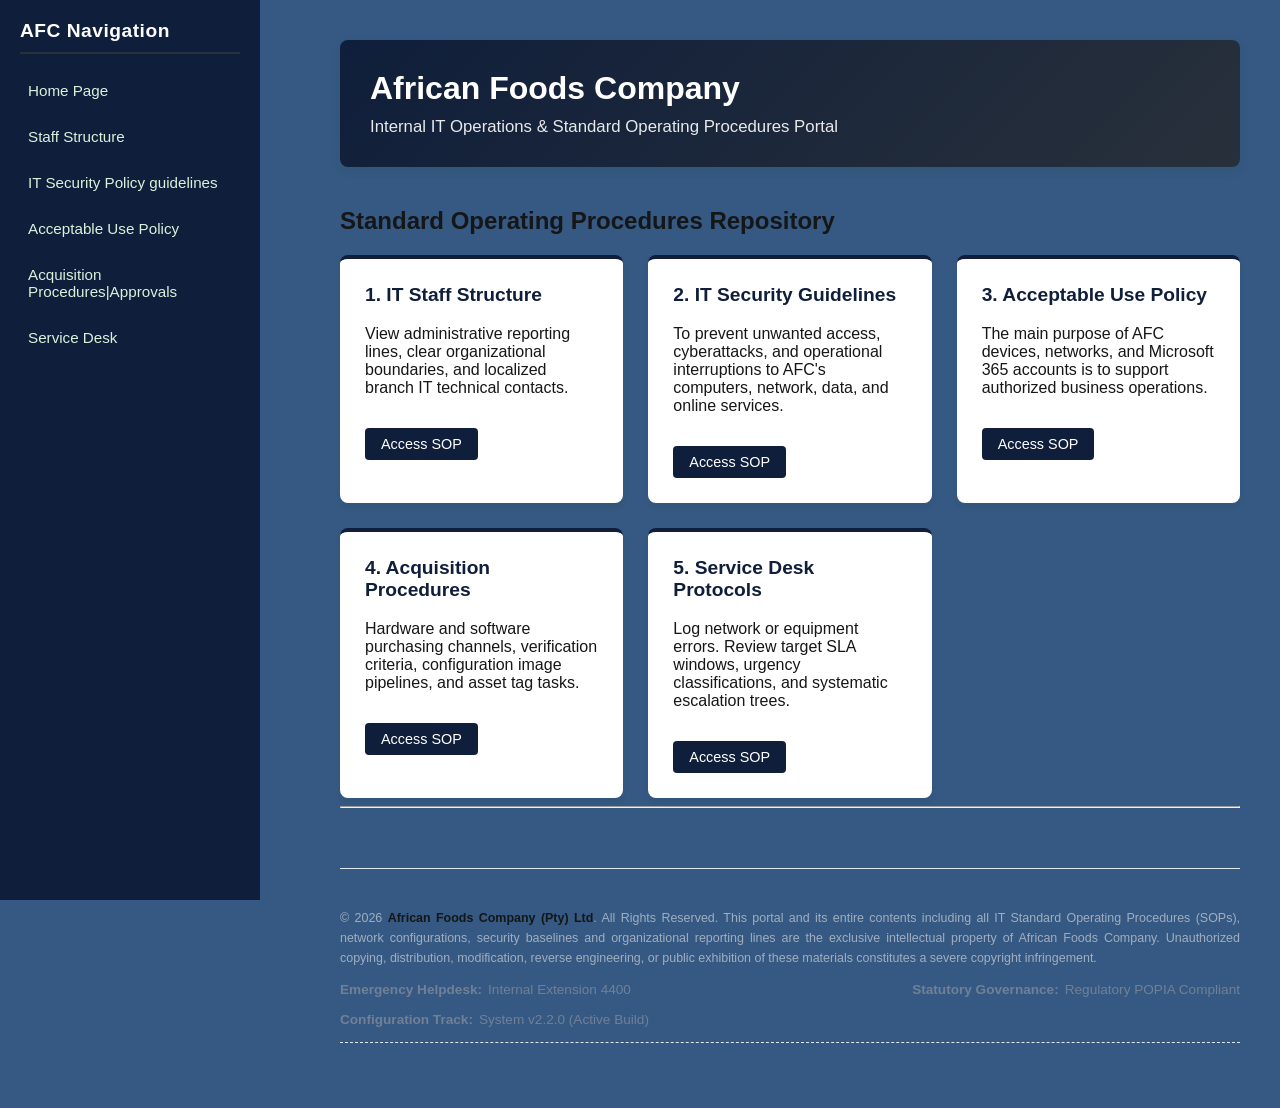
<file: index.html>
<!DOCTYPE html>
<html lang="en">
<head>
<meta charset="UTF-8">
<meta name="viewport" content="width=device-width, initial-scale=1.0">
<title>AFC IT Home Portal</title>
<link rel="stylesheet" href="style.css">
<style>
:root {
    --primary: #0f1e3a;
    --accent: #28303a;
    --dark: #151617;
    --light: #355982;
}
body {
    font-family: 'Segoe UI', Arial, sans-serif;
    margin: 0;
    display: flex;
    background-color: var(--light);
    color: var(--dark);
}
 #sidebar {
    width: 260px;
    background-color: var(--primary);
    height: 100vh;
    position: fixed;
    color: white;
    padding: 20px;
}
#sidebar h2 { 
    border-bottom: 2px solid var(--accent); padding-bottom: 10px; font-size: 1.2rem; 
}
#sidebar a { 
    color: #d8f3dc; display: block; padding: 12px 8px; text-decoration: none; border-radius: 4px; margin-bottom: 5px; 
}
#sidebar a:hover { 
    background-color: var(--accent); color: white;
 }
#main-content {
    margin-left: 300px;
    padding: 40px;
     flex-grow: 1;
}
.header-banner {
    background: linear-gradient(135deg, var(--primary), var(--accent));
    color: white;
    padding: 30px;
    border-radius: 8px;
    margin-bottom: 40px;
}
.grid-container {
    display: grid;
    grid-template-columns: repeat(auto-fit, minmax(280px, 1fr));
    gap: 25px;
}
.sop-card {
    background: white;
    border-radius: 8px;
    padding: 25px;
    box-shadow: 0 4px 6px rgba(0,0,0,0.05);
    border-top: 4px solid var(--primary);
    transition: transform 0.2s;
}
.sop-card:hover { 
    transform: translateY(-5px);
 }
.sop-card h3 { 
    margin-top: 0; color: var(--primary); 
}
.btn {
     display: inline-block;
     background-color: var(--primary);
     color: white;
     padding: 8px 16px;
     text-decoration: none;
     border-radius: 4px;
     margin-top: 15px;
    font-size: 0.9rem;
} 
.btn:hover { 
    background-color: var(--accent);
 }
.portal-footer {
    margin-top: 60px;
    padding: 25px 0;
    border-top: 1px solid var(--border-color);
    width: 100%;
    box-sizing: border-box;
}
.footer-top-row {
    display: flex;
    justify-content: space-between;
    align-items: center;
    flex-wrap: wrap;
    gap: 15px;
    padding-bottom: 15px;
    border-bottom: 1px dashed var(--border-color);
}
.footer-item {
    font-size: 0.85rem;
    color: #718096;
    display: flex;
    align-items: center;
    gap: 6px;
    font-weight: 500;
}
.footer-legal-notice {
    margin-top: 15px;
    font-size: 0.78rem;
    color: #a0aec0;
    line-height: 1.6;
    text-align: justify;
}
.footer-legal-notice strong {
    color: var(--dark);
}
    </style>
</head>
<body>
    <nav id="sidebar">
        <h2>AFC Navigation</h2>
        <a href="index.html">Home Page</a>
        <a href="structure.html">Staff Structure</a>
        <a href="security.html"> IT Security Policy guidelines</a>
        <a href="acceptableusepolicy.html">Acceptable Use Policy</a>
        <a href="acquisition.html"> Acquisition Procedures|Approvals </a>
        <a href="servicedesk.html">Service Desk</a>
    </nav>
    <main id="main-content">
        <header class="header-banner">
            <h1>African Foods Company</h1>
            <p>Internal IT Operations & Standard Operating Procedures Portal</p>
        </header>

        <h2>Standard Operating Procedures Repository</h2>
        <div class="grid-container">
            <div class="sop-card">
                <h3>1. IT Staff Structure</h3>
                <p>View administrative reporting lines, clear organizational boundaries, and localized branch IT technical contacts.</p>
                <a href="structure.html" class="btn">Access SOP</a>
            </div>
            <div class="sop-card">
                <h3>2. IT Security Guidelines</h3>
                <p>To prevent unwanted access, cyberattacks, and operational interruptions to AFC's computers, network, data, and online services.</p>
                <a href="security.html" class="btn">Access SOP</a>
            </div>
            <div class="sop-card">
                <h3>3. Acceptable Use Policy</h3>
                <p>The main purpose of AFC devices, networks, and Microsoft 365 accounts is to support authorized business operations.</p>
                <a href="acceptableusepolicy.html" class="btn">Access SOP</a>
            </div>
            <div class="sop-card">
                <h3>4. Acquisition Procedures</h3>
                <p>Hardware and software purchasing channels, verification criteria, configuration image pipelines, and asset tag tasks.</p>
                <a href="acquisition.html" class="btn">Access SOP</a>
            </div>
            <div class="sop-card">
                <h3>5. Service Desk Protocols</h3>
                <p>Log network or equipment errors. Review target SLA windows, urgency classifications, and systematic escalation trees.</p>
                <a href="servicedesk.html" class="btn">Access SOP</a>
            </div>
        </div>
<hr> 
        <footer class="portal-footer">
            <div class="footer-legal-notice">
                <p>© 2026 <strong>African Foods Company (Pty) Ltd</strong>. All Rights Reserved. This portal and its entire contents including all IT Standard Operating Procedures (SOPs), network configurations, security baselines and organizational reporting lines are the exclusive intellectual property of African Foods Company. Unauthorized copying, distribution, modification, reverse engineering, or public exhibition of these materials constitutes a severe copyright infringement.</p>
            </div>
            <div class="footer-top-row">
                <div class="footer-item"><strong>Emergency Helpdesk:</strong> Internal Extension 4400</div>
                <div class="footer-item"><strong>Statutory Governance:</strong> Regulatory POPIA Compliant</div>
                <div class="footer-item"> <strong>Configuration Track:</strong> System v2.2.0 (Active Build)</div>
            </div>
        </footer>   
    </main>

</body>
</html>
</file>
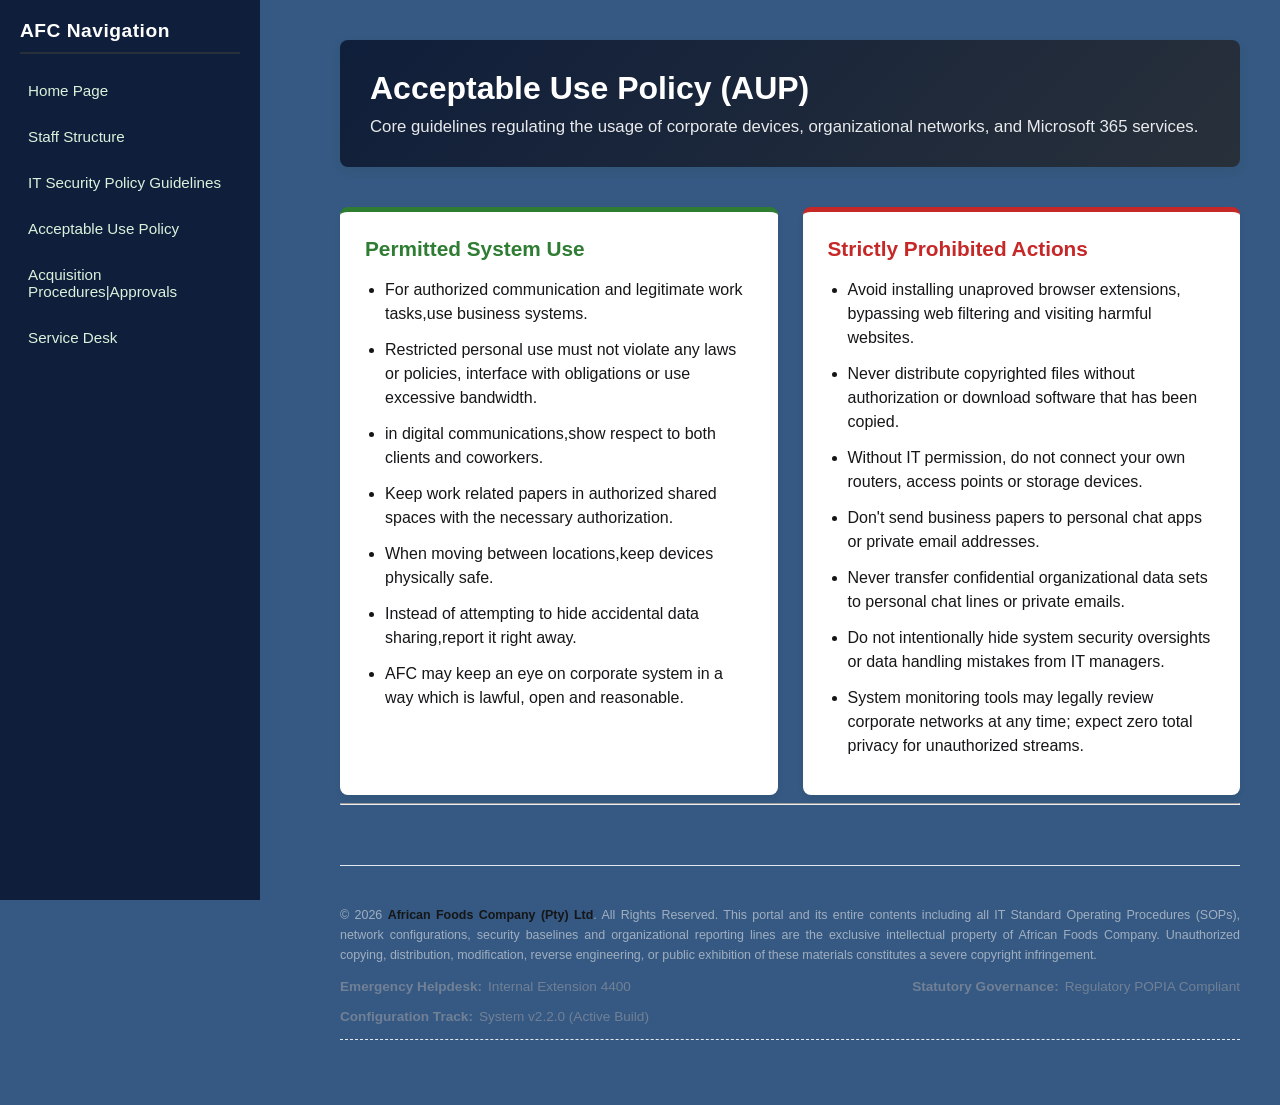
<file: acceptableusepolicy.html>
<!DOCTYPE html>
<html lang="en">
<head>
<meta charset="UTF-8">
<meta name="viewport" content="width=device-width, initial-scale=1.0">
<title>AFC IT Portal - Acceptable Use Policy</title>
<link rel="stylesheet" href="style.css">
<style>
:root {
    --primary: #0f1e3a;
    --accent: #28303a;
    --dark: #151617;
    --light: #355982;
    --success: #2e7d32;
    --danger: #c62828;
}
 body {
    font-family: 'Segoe UI', Arial, sans-serif;
    margin: 0;
    display: flex;
    background-color: var(--light);
    color: var(--dark);
}
 #sidebar {
    width: 260px;
    background-color: var(--primary);
    height: 100vh;
    position: fixed;
    color: white;
    padding: 20px;
}
#sidebar h2 {
     border-bottom: 2px solid var(--accent); padding-bottom: 10px; font-size: 1.2rem; 
         }
#sidebar a {
    color: #d8f3dc; display: block; padding: 12px 8px; text-decoration: none; border-radius: 4px; margin-bottom: 5px;
}
#sidebar a:hover { 
    background-color: var(--accent); color: white; 
}
#main-content {
        margin-left: 300px;
        padding: 40px;
        flex-grow: 1;
        max-width: 1000px;
 }
.header-banner {
            background: linear-gradient(135deg, var(--primary), var(--accent));
            color: white;
            padding: 30px;
            border-radius: 8px;
            margin-bottom: 40px;
        }
.grid-split {
            display: grid;
            grid-template-columns: 1fr 1fr;
            gap: 25px;
        }
.policy-card {
        background: white;
        border-radius: 8px;
         padding: 25px;
        box-shadow: 0 4px 6px rgba(0,0,0,0.05);
}
.card-allowed { 
    border-top: 5px solid var(--success); 
}
.card-prohibited { 
    border-top: 5px solid var(--danger);
 }
h2 {
     margin-top: 0; font-size: 1.3rem;
 }
.card-allowed h2 { 
    color: var(--success);
 }
.card-prohibited h2 { 
    color: var(--danger); 
}
ul { 
    padding-left: 20px;
  }
li { 
    margin-bottom: 12px; line-height: 1.5; 
 }
.portal-footer {
    margin-top: 60px;
    padding: 25px 0;
    border-top: 1px solid var(--border-color);
    width: 100%;
    box-sizing: border-box;
}
.footer-top-row {
    display: flex;
    justify-content: space-between;
    align-items: center;
    flex-wrap: wrap;
    gap: 15px;
    padding-bottom: 15px;
    border-bottom: 1px dashed var(--border-color);
}
.footer-item {
    font-size: 0.85rem;
    color: #718096;
    display: flex;
    align-items: center;
    gap: 6px;
    font-weight: 500;
}
.footer-legal-notice {
    margin-top: 15px;
    font-size: 0.78rem;
    color: #a0aec0;
    line-height: 1.6;
    text-align: justify;
}
.footer-legal-notice strong {
    color: var(--dark);
}
    </style>
</head>
<body>

    <nav id="sidebar">
        <h2>AFC Navigation</h2>
        <a href="index.html">Home Page</a>
        <a href="structure.html">Staff Structure</a>
        <a href="security.html">IT Security Policy Guidelines</a>
        <a href="acceptableusepolicy.html">Acceptable Use Policy</a>
        <a href="acquisition.html">Acquisition Procedures|Approvals</a>
        <a href="servicedesk.html">Service Desk</a>
    </nav>

    <main id="main-content">
        <header class="header-banner">
            <h1>Acceptable Use Policy (AUP)</h1>
            <p>Core guidelines regulating the usage of corporate devices, organizational networks, and Microsoft 365 services.</p>
        </header>

        <div class="grid-split">
            <div class="policy-card card-allowed">
                <h2>Permitted System Use</h2>
                <ul>
                    <li>For authorized communication and legitimate work tasks,use business systems.</li>
                    <li>Restricted personal use must not violate any laws or policies, interface with obligations or use excessive bandwidth.</li>
                    <li>in digital communications,show respect to both clients and coworkers.</li>
                    <li>Keep work related papers in authorized shared spaces with the necessary authorization.</li>
                    <li>When moving between locations,keep devices physically safe.</li>
                    <li>Instead of attempting to hide accidental data sharing,report it right away.</li>
                    <li>AFC may keep an eye on corporate system in a way which is lawful, open and reasonable.</li>
                </ul>
            </div>

            <div class="policy-card card-prohibited">
                <h2>Strictly Prohibited Actions</h2>
                <ul>
                    <li>Avoid installing unaproved browser extensions, bypassing web filtering and visiting harmful websites.</li>
                    <li>Never distribute copyrighted files without authorization or download software that has been copied.</li>
                    <li>Without IT permission, do not connect your own routers, access points or storage devices.</li>
                    <li> Don't send business papers to personal chat apps or private email addresses.</li>
                    <li>Never transfer confidential organizational data sets to personal chat lines or private emails.</li>
                    <li>Do not intentionally hide system security oversights or data handling mistakes from IT managers.</li>
                    <li>System monitoring tools may legally review corporate networks at any time; expect zero total privacy for unauthorized streams.</li>
                </ul>
            </div>
        </div>
<hr> 
        <footer class="portal-footer">
            <div class="footer-legal-notice">
                <p>© 2026 <strong>African Foods Company (Pty) Ltd</strong>. All Rights Reserved. This portal and its entire contents including all IT Standard Operating Procedures (SOPs), network configurations, security baselines and organizational reporting lines are the exclusive intellectual property of African Foods Company. Unauthorized copying, distribution, modification, reverse engineering, or public exhibition of these materials constitutes a severe copyright infringement.</p>
            </div>
            <div class="footer-top-row">
                <div class="footer-item"><strong>Emergency Helpdesk:</strong> Internal Extension 4400</div>
                <div class="footer-item"><strong>Statutory Governance:</strong> Regulatory POPIA Compliant</div>
                <div class="footer-item"> <strong>Configuration Track:</strong> System v2.2.0 (Active Build)</div>
            </div>
        </footer>   
    </main>
</body>
</html>
</file>
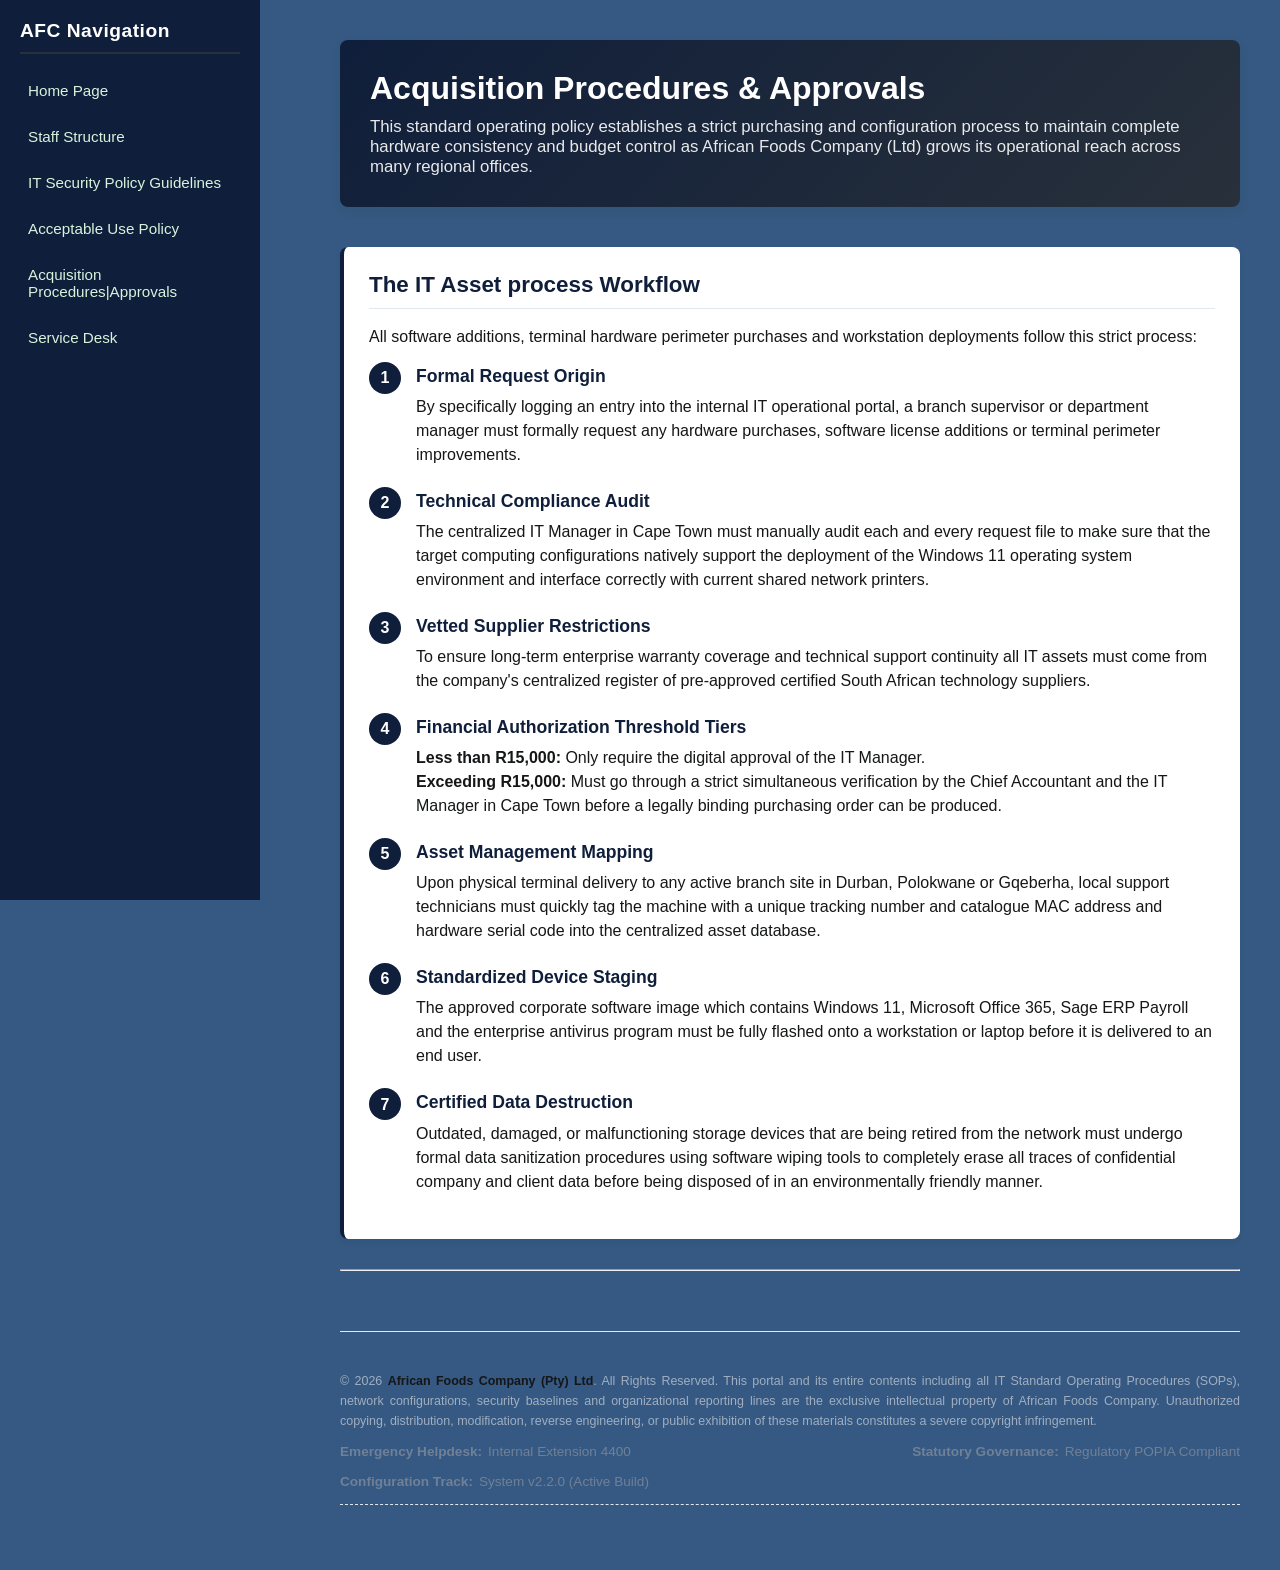
<file: acquisition.html>
<!DOCTYPE html>
<html lang="en">
<head>
<meta charset="UTF-8">
<meta name="viewport" content="width=device-width, initial-scale=1.0">
<title>AFC IT Portal - Acquisition Procedures|Approvals</title>
<link rel="stylesheet" href="style.css">
<style>
:root {
     --primary: #0f1e3a;
     --accent: #28303a;
     --dark: #151617;
     --light: #355982;
 }
body {
    margin: 0;
    display: flex;
    background-color: var(--light);
    color: var(--dark);
}   
#sidebar {
        width: 260px;
        background-color: var(--primary);
        height: 100vh;
        position: fixed;
        color: white;
        padding: 20px;
}
#sidebar h2 {
             border-bottom: 2px solid var(--accent); padding-bottom: 10px; font-size: 1.2rem; 
}
#sidebar a {
             color: #d8f3dc; display: block; padding: 12px 8px; text-decoration: none; border-radius: 4px; margin-bottom: 5px;
}
#sidebar a:hover { 
            background-color: var(--accent); color: white;
}
#main-content {
        margin-left: 300px;
        padding: 40px;
        flex-grow: 1;
        max-width: 1000px;
}
.header-banner {
        background: linear-gradient(135deg, var(--primary), var(--accent));
        color: white;
        padding: 30px;
        border-radius: 8px;
        margin-bottom: 40px;
}
 .section-card {
        background: white;
        border-radius: 8px;
        padding: 25px;
        box-shadow: 0 4px 6px rgba(0,0,0,0.05);
        margin-bottom: 30px;
        border-left: 4px solid var(--primary);
}
.section-card h2 { 
    margin-top: 0; color: var(--primary); border-bottom: 1px solid #e2e8f0; padding-bottom: 10px;
}
.step-list {
    list-style: none;
    padding: 0;
 }
.step-item {
    display: flex;
    align-items: flex-start;
    margin-bottom: 20px;
 }
.step-number {
    background-color: var(--primary);
    color: white;
    font-weight: bold;
    border-radius: 50%;
    width: 32px;
    height: 32px;
    display: flex;
    align-items: center;
    justify-content: center;
    margin-right: 15px;
    flex-shrink: 0;
 }
.step-text h3 { 
    margin: 0 0 5px 0; color: var(--primary); font-size: 1.1rem;
 }
.step-text p { 
    margin: 0; line-height: 1.5; 
 }
.portal-footer {
    margin-top: 60px;
    padding: 25px 0;
    border-top: 1px solid var(--border-color);
    width: 100%;
    box-sizing: border-box;
}
.footer-top-row {
    display: flex;
    justify-content: space-between;
    align-items: center;
    flex-wrap: wrap;
    gap: 15px;
    padding-bottom: 15px;
    border-bottom: 1px dashed var(--border-color);
}
.footer-item {
    font-size: 0.85rem;
    color: #718096;
    display: flex;
    align-items: center;
    gap: 6px;
    font-weight: 500;
}
.footer-legal-notice {
    margin-top: 15px;
    font-size: 0.78rem;
    color: #a0aec0;
    line-height: 1.6;
    text-align: justify;
}
.footer-legal-notice strong {
    color: var(--dark);
}
    </style>
</head>
<body>
    <nav id="sidebar">
        <h2>AFC Navigation</h2>
        <a href="index.html">Home Page</a>
        <a href="structure.html">Staff Structure</a>
        <a href="security.html">IT Security Policy Guidelines</a>
        <a href="acceptableusepolicy.html">Acceptable Use Policy</a>
        <a href="acquisition.html">Acquisition Procedures|Approvals</a>
        <a href="servicedesk.html"> Service Desk </a>
    </nav>

    <main id="main-content">
        <header class="header-banner">
            <h1>Acquisition Procedures & Approvals</h1>
            <p>This standard operating policy establishes a strict purchasing and configuration process to maintain complete hardware consistency and budget control as African Foods Company (Ltd) grows its operational reach across many regional offices.</p>
        </header>

        <div class="section-card">
            <h2>The IT Asset process Workflow</h2>
            <p>All software additions, terminal hardware perimeter purchases and workstation deployments follow this strict process:</p>
            
            <ul class="step-list">
                <li class="step-item">
                    <div class="step-number">1</div>
                    <div class="step-text">
                        <h3>Formal Request Origin</h3>
                        <p> By specifically logging an entry into the internal IT operational portal, a branch supervisor or department manager must formally request any hardware purchases, software license additions or terminal perimeter improvements.</p>
                    </div>
                </li>
                <li class="step-item">
                    <div class="step-number">2</div>
                    <div class="step-text">
                        <h3>Technical Compliance Audit</h3>
                        <p>  The centralized IT Manager in Cape Town must manually audit each and every request file to make sure that the target computing configurations natively support the deployment of the Windows 11 operating system environment and interface correctly with current shared network printers.</p>
                    </div>
                </li>
                <li class="step-item">
                    <div class="step-number">3</div>
                    <div class="step-text">
                        <h3>Vetted Supplier Restrictions</h3>
                        <p> To ensure long-term enterprise warranty coverage and technical support continuity all IT assets must come from the company's centralized register of pre-approved certified South African technology suppliers.</p>
                    </div>
                </li>
                <li class="step-item">
                    <div class="step-number">4</div>
                    <div class="step-text">
                        <h3>Financial Authorization Threshold Tiers</h3>
                        <p><strong> Less than R15,000:</strong> Only require the digital approval of the IT Manager. <br><strong>Exceeding R15,000:</strong> Must go through a strict simultaneous verification by the Chief Accountant and the IT Manager in Cape Town before a legally binding purchasing order can be produced.</p>
                    </div>
                </li>
                <li class="step-item">
                    <div class="step-number">5</div>
                    <div class="step-text">
                        <h3>Asset Management Mapping</h3>
                        <p>Upon physical terminal delivery to any active branch site in Durban, Polokwane or Gqeberha, local support technicians must quickly tag the machine with a unique tracking number and catalogue MAC address and hardware serial code into the centralized asset database.</p>
                    </div>
                </li>
                <li class="step-item">
                    <div class="step-number">6</div>
                    <div class="step-text">
                        <h3>Standardized Device Staging</h3>
                        <p>The approved corporate software image which contains Windows 11, Microsoft Office 365, Sage ERP Payroll and the enterprise antivirus program must be fully flashed onto a workstation or laptop before it is delivered to an end user.</p>
                    </div>
                </li>
                <li class="step-item">
                    <div class="step-number">7</div>
                    <div class="step-text">
                        <h3>Certified Data Destruction</h3>
                        <p>Outdated, damaged, or malfunctioning storage devices that are being retired from the network must undergo formal data sanitization procedures using software wiping tools to completely erase all traces of confidential company and client data before being disposed of in an environmentally friendly manner.</p>
                    </div>
                </li>
            </ul>
        </div>
    <hr>
        <footer class="portal-footer">
            <div class="footer-legal-notice">
                <p>© 2026 <strong>African Foods Company (Pty) Ltd</strong>. All Rights Reserved. This portal and its entire contents including all IT Standard Operating Procedures (SOPs), network configurations, security baselines and organizational reporting lines are the exclusive intellectual property of African Foods Company. Unauthorized copying, distribution, modification, reverse engineering, or public exhibition of these materials constitutes a severe copyright infringement.</p>
            </div>
            <div class="footer-top-row">
                <div class="footer-item"><strong>Emergency Helpdesk:</strong> Internal Extension 4400</div>
                <div class="footer-item"><strong>Statutory Governance:</strong> Regulatory POPIA Compliant</div>
                <div class="footer-item"> <strong>Configuration Track:</strong> System v2.2.0 (Active Build)</div>
            </div>
        </footer>   
    </main>

</body>
</html>
</file>
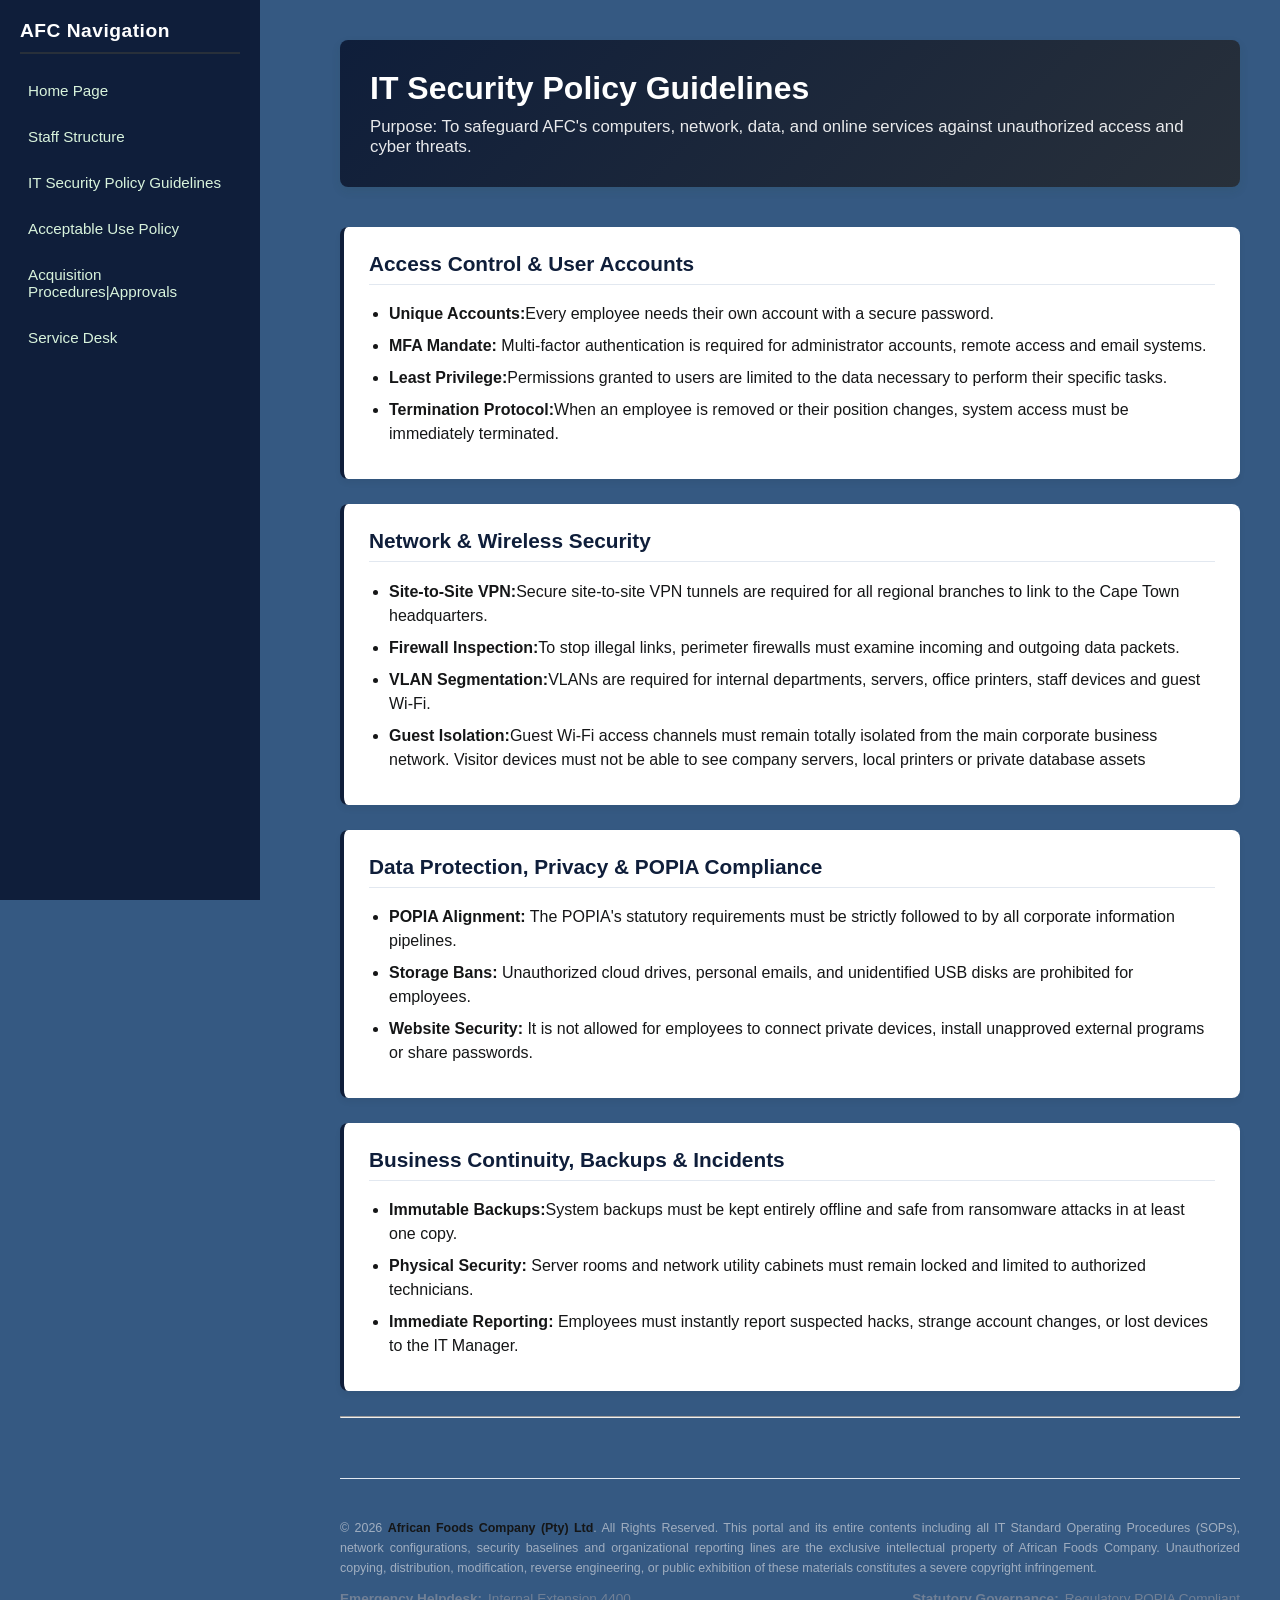
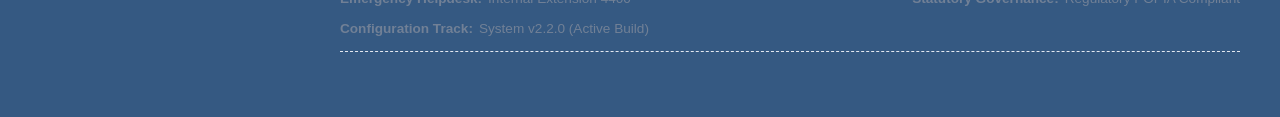
<file: security.html>
<!DOCTYPE html>
<html lang="en">
<head>
<meta charset="UTF-8">
<meta name="viewport" content="width=device-width, initial-scale=1.0">
<title>AFC IT Portal - Security Guidelines</title>
<link rel="stylesheet" href="style.css">
<style>
:root {
    --primary: #0f1e3a;
    --accent: #28303a;
    --dark: #151617;
    --light: #355982;
}
body {
    font-family: 'Segoe UI', Arial, sans-serif;
    margin: 0;
    display: flex;
    background-color: var(--light);
    color: var(--dark);
 }
#sidebar {
    width: 260px;
    background-color: var(--primary);
    height: 100vh;
    position: fixed;
    color: white;
    padding: 20px;
}
#sidebar h2 {
     border-bottom: 2px solid var(--accent); padding-bottom: 10px; font-size: 1.2rem; 
    }
#sidebar a { 
    color: #d8f3dc; display: block; padding: 12px 8px; text-decoration: none; border-radius: 4px; margin-bottom: 5px; 
}
#sidebar a:hover { 
    background-color: var(--accent); color: white; 
}
#main-content {
    margin-left: 300px;
    padding: 40px;
    flex-grow: 1;
    max-width: 1000px;
}
.header-banner {
    background: linear-gradient(135deg, var(--primary), var(--accent));
    color: white;
    padding: 30px;
    border-radius: 8px;
    margin-bottom: 40px;
}
.section-card {
    background: white;
    border-radius: 8px;
    padding: 25px;
    box-shadow: 0 4px 6px rgba(0,0,0,0.05);
    margin-bottom: 25px;
    border-left: 4px solid var(--primary);
}
.section-card h2 { 
    margin-top: 0; color: var(--primary); font-size: 1.3rem; border-bottom: 1px solid #e2e8f0; padding-bottom: 8px; 
}
ul {
     padding-left: 20px; margin: 10px 0 0 0;
     }
li { 
    margin-bottom: 8px; line-height: 1.5;
 }
.portal-footer {
    margin-top: 60px;
    padding: 25px 0;
    border-top: 1px solid var(--border-color);
    width: 100%;
    box-sizing: border-box;
}
.footer-top-row {
    display: flex;
    justify-content: space-between;
    align-items: center;
    flex-wrap: wrap;
    gap: 15px;
    padding-bottom: 15px;
    border-bottom: 1px dashed var(--border-color);
}
.footer-item {
    font-size: 0.85rem;
    color: #718096;
    display: flex;
    align-items: center;
    gap: 6px;
    font-weight: 500;
}
.footer-legal-notice {
    margin-top: 15px;
    font-size: 0.78rem;
    color: #a0aec0;
    line-height: 1.6;
    text-align: justify;
}
.footer-legal-notice strong {
    color: var(--dark);
}
    </style>
</head>
<body>

    <nav id="sidebar">
        <h2>AFC Navigation</h2>
        <a href="index.html">Home Page</a>
        <a href="structure.html">Staff Structure</a>
        <a href="security.html">IT Security Policy Guidelines</a>
        <a href="acceptableusepolicy.html">Acceptable Use Policy</a>
        <a href="acquisition.html">Acquisition Procedures|Approvals</a>
        <a href="servicedesk.html">Service Desk </a>
    </nav>

    <main id="main-content">
        <header class="header-banner">
            <h1>IT Security Policy Guidelines</h1>
            <p>Purpose: To safeguard AFC's computers, network, data, and online services against unauthorized access and cyber threats.</p>
        </header>

        <div class="section-card">
            <h2>Access Control & User Accounts</h2>
            <ul>
                <li><strong>Unique Accounts:</strong>Every employee needs their own account with a secure password.</li>
                <li><strong>MFA Mandate:</strong> Multi-factor authentication is required for administrator accounts, remote access and email systems.</li>
                <li><strong>Least Privilege:</strong>Permissions granted to users are limited to the data necessary to perform their specific tasks.</li>
                <li><strong>Termination Protocol:</strong>When an employee is removed or their position changes, system access must be immediately terminated.</li>
            </ul>
        </div>

        <div class="section-card">
            <h2>Network & Wireless Security</h2>
            <ul>
                <li><strong>Site-to-Site VPN:</strong>Secure site-to-site VPN tunnels are required for all regional branches to link to the Cape Town headquarters.</li>
                <li><strong>Firewall Inspection:</strong>To stop illegal links, perimeter firewalls must examine incoming and outgoing data packets.</li>
                <li><strong>VLAN Segmentation:</strong>VLANs are required for internal departments, servers, office printers, staff devices and guest Wi-Fi.</li>
                <li><strong>Guest Isolation:</strong>Guest Wi-Fi access channels must remain totally isolated from the main corporate business network. Visitor devices must not be able to see company servers, local printers or private database assets
 </li>
            </ul>
        </div>

        <div class="section-card">
            <h2>Data Protection, Privacy & POPIA Compliance</h2>
            <ul>
                <li><strong>POPIA Alignment:</strong> The POPIA's statutory requirements must be strictly followed to by all corporate information pipelines.</li>
                <li><strong>Storage Bans:</strong> Unauthorized cloud drives, personal emails, and unidentified USB disks are prohibited for employees.</li>
                <li><strong>Website Security:</strong> It is not allowed for employees to connect private devices, install unapproved external programs or share passwords.</li>
            </ul>
        </div>

        <div class="section-card">
            <h2>Business Continuity, Backups & Incidents</h2>
            <ul>
                <li><strong>Immutable Backups:</strong>System backups must be kept entirely offline and safe from ransomware attacks in at least one copy.</li>
                <li><strong>Physical Security:</strong> Server rooms and network utility cabinets must remain locked and limited to authorized technicians.</li>
                <li><strong>Immediate Reporting:</strong> Employees must instantly report suspected hacks, strange account changes, or lost devices to the IT Manager.</li>
            </ul>
        </div>
        <hr>
        <footer class="portal-footer">
            <div class="footer-legal-notice">
                <p>© 2026 <strong>African Foods Company (Pty) Ltd</strong>. All Rights Reserved. This portal and its entire contents including all IT Standard Operating Procedures (SOPs), network configurations, security baselines and organizational reporting lines are the exclusive intellectual property of African Foods Company. Unauthorized copying, distribution, modification, reverse engineering, or public exhibition of these materials constitutes a severe copyright infringement.</p>
            </div>
            <div class="footer-top-row">
                <div class="footer-item"><strong>Emergency Helpdesk:</strong> Internal Extension 4400</div>
                <div class="footer-item"><strong>Statutory Governance:</strong> Regulatory POPIA Compliant</div>
                <div class="footer-item"> <strong>Configuration Track:</strong> System v2.2.0 (Active Build)</div>
            </div>
        </footer>   
    </main>

</body>
</html>
</file>
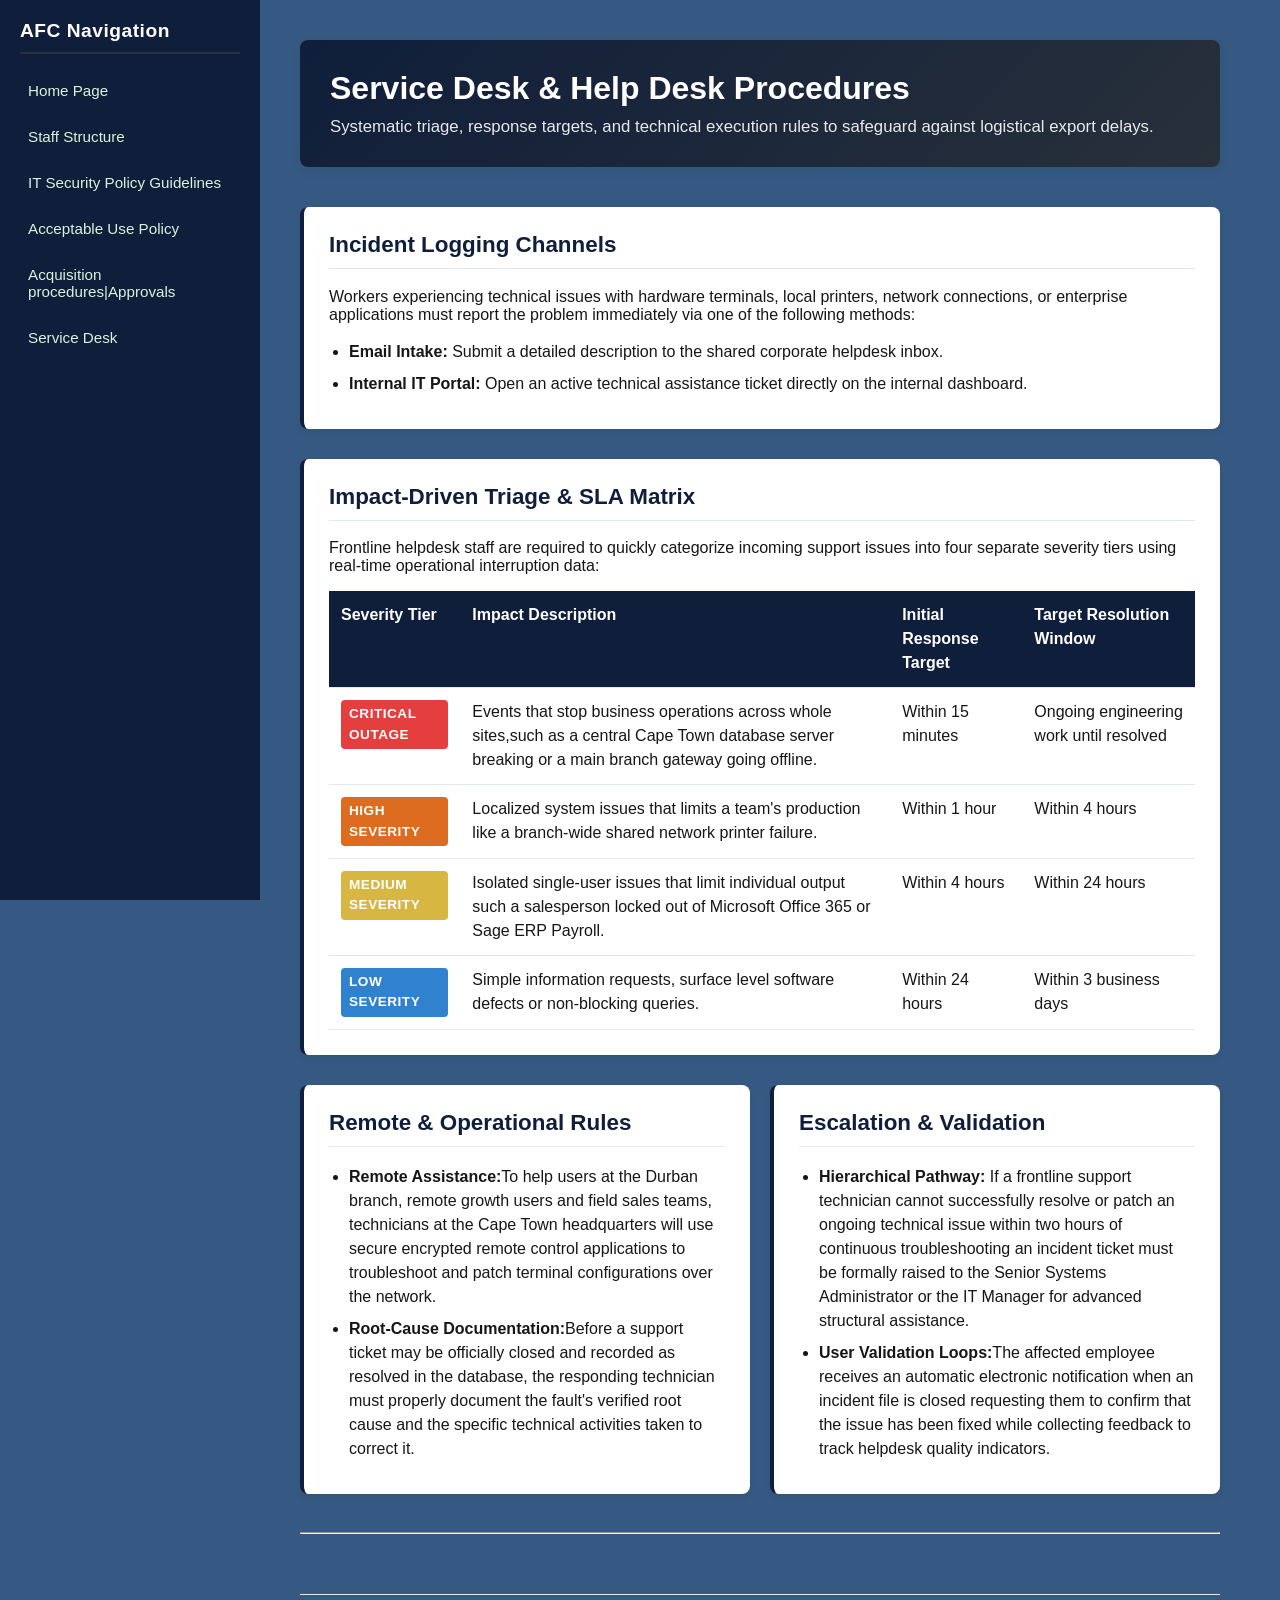
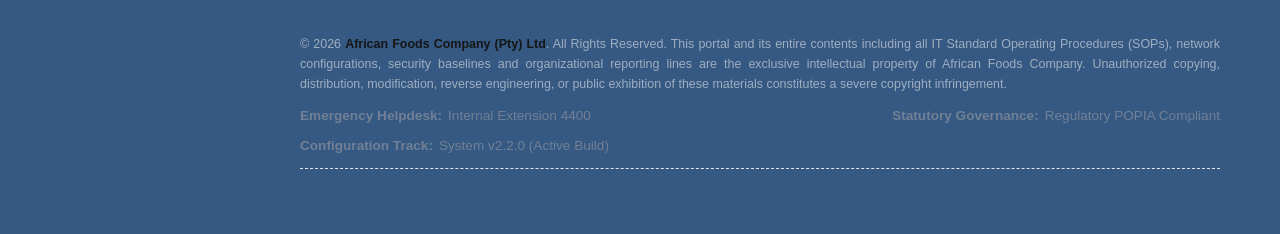
<file: servicedesk.html>
<!DOCTYPE html>
<html lang="en">
<head>
<meta charset="UTF-8">
<meta name="viewport" content="width=device-width, initial-scale=1.0">
<title>AFC IT Portal - Service Desk|Help Desk Procedures</title>
<link rel="stylesheet" href="style.css">
<style>
:root {
    --primary: #0f1e3a;
    --accent: #28303a;
    --medium: #151617;
    --light: #355982;
    --critical: #e53e3e;
    --high: #dd6b20;
    --dark: #d7b641;
    --low: #3182ce;
 }
body {
    font-family: 'Segoe UI', Arial, sans-serif;
    margin: 0;
    display: flex;
    background-color: var(--light);
    color: var(--medium);
}
#sidebar {
    width: 260px;
    background-color: var(--primary);
    height: 100vh;
    position: fixed;
    color: white;
    padding: 20px;
    box-sizing: border-box;
}
#sidebar h2 {
     border-bottom: 2px solid var(--accent); padding-bottom: 10px; font-size: 1.2rem; margin-top: 0; 
}
#sidebar a { 
    color: #d8f3dc; display: block; padding: 12px 8px; text-decoration: none; border-radius: 4px; margin-bottom: 5px; 
}
#sidebar a:hover {
     background-color: var(--accent); color: white; 
    }
#main-content {
    margin-left: 260px;
    padding: 40px;
    flex-grow: 1;
    max-width: 1000px;
    box-sizing: border-box;
}
.header-banner {
    background: linear-gradient(135deg, var(--primary), var(--accent));
    color: white;
    padding: 30px;
    border-radius: 8px;
    margin-bottom: 40px;
}
.header-banner h1 { 
    margin: 0 0 10px 0; 
}
.header-banner p { 
    margin: 0; 
}
.section-card {
    background: white;
    border-radius: 8px;
    padding: 25px;
    box-shadow: 0 4px 6px rgba(0,0,0,0.05);
    margin-bottom: 30px;
    border-left: 4px solid var(--primary);
}
.section-card h2 {
     margin-top: 0; color: var(--primary); border-bottom: 1px solid #e2e8f0; padding-bottom: 10px; 
    }
table {
    width: 100%;
    border-collapse: collapse;
    margin-top: 15px;
    background: white;
}
th, td {
    padding: 12px;
    text-align: left;
    border-bottom: 1px solid #e2e8f0;
}
th { background-color: var(--primary); color: white; }
.badge {
    display: inline-block;
    padding: 4px 8px;
    border-radius: 4px;
    color: white;
    font-weight: bold;
    font-size: 0.85rem;
}
.badge-critical { 
    background-color: var(--critical); 
}
.badge-high { 
    background-color: var(--high); 
}
.badge-medium { 
    background-color: var(--dark); color: #fff; 
}
.badge-low { 
    background-color: var(--low); 
}
.grid-two {
    display: grid;
    grid-template-columns: 1fr 1fr;
    gap: 20px;
}
ul {
     padding-left: 20px; margin: 10px 0 0 0; 
    }
li { 
    margin-bottom: 8px; line-height: 1.5; 
}
.portal-footer {
    margin-top: 60px;
    padding: 25px 0;
    border-top: 1px solid var(--border-color);
    width: 100%;
    box-sizing: border-box;
}

.footer-top-row {
    display: flex;
    justify-content: space-between;
    align-items: center;
    flex-wrap: wrap;
    gap: 15px;
    padding-bottom: 15px;
    border-bottom: 1px dashed var(--border-color);
}

.footer-item {
    font-size: 0.85rem;
    color: #718096;
    display: flex;
    align-items: center;
    gap: 6px;
    font-weight: 500;
}

.footer-legal-notice {
    margin-top: 15px;
    font-size: 0.78rem;
    color: #a0aec0;
    line-height: 1.6;
    text-align: justify;
}

.footer-legal-notice strong {
    color: var(--medium);
}
    </style>
</head>
<body>

    <nav id="sidebar">
        <h2>AFC Navigation</h2>
        <a href="index.html">Home Page</a>
        <a href="structure.html">Staff Structure</a>
        <a href="security.html">IT Security Policy Guidelines</a>
        <a href="acceptableusepolicy.html">Acceptable Use Policy</a>
        <a href="acquisition.html">Acquisition procedures|Approvals</a>
        <a href="servicedesk.html">Service Desk</a>
    </nav>

    <main id="main-content">
        <header class="header-banner">
            <h1>Service Desk & Help Desk Procedures</h1>
            <p>Systematic triage, response targets, and technical execution rules to safeguard against logistical export delays.</p>
        </header>

        <div class="section-card">
            <h2>Incident Logging Channels</h2>
            <p>Workers experiencing technical issues with hardware terminals, local printers, network connections, or enterprise applications must report the problem immediately via one of the following methods:</p>
            <ul>
                <li><strong>Email Intake:</strong> Submit a detailed description to the shared corporate helpdesk inbox.</li>
                <li><strong>Internal IT Portal:</strong> Open an active technical assistance ticket directly on the internal dashboard.</li>
            </ul>
        </div>

        <div class="section-card">
            <h2>Impact-Driven Triage & SLA Matrix</h2>
            <p>Frontline helpdesk staff are required to quickly categorize incoming support issues into four separate severity tiers using real-time operational interruption data:</p>
            
            <table>
                <thead>
                    <tr>
                        <th>Severity Tier</th>
                        <th>Impact Description</th>
                        <th>Initial Response Target</th>
                        <th>Target Resolution Window</th>
                    </tr>
                </thead>
                <tbody>
                    <tr>
                        <td><span class="badge badge-critical">Critical Outage</span></td>
                        <td>Events that stop business operations across whole sites,such as a central Cape Town database server breaking or a main branch gateway going offline.</td>
                        <td>Within 15 minutes</td>
                        <td>Ongoing engineering work until resolved</td>
                    </tr>
                    <tr>
                        <td><span class="badge badge-high">High Severity</span></td>
                        <td>Localized system issues that limits a team's production like a branch-wide shared network printer failure.</td>
                        <td>Within 1 hour</td>
                        <td>Within 4 hours</td>
                    </tr>
                    <tr>
                        <td><span class="badge badge-medium">Medium Severity</span></td>
                        <td>Isolated single-user issues that limit individual output such a salesperson locked out of Microsoft Office 365 or Sage ERP Payroll.</td>
                        <td>Within 4 hours</td>
                        <td>Within 24 hours</td>
                    </tr>
                    <tr>
                        <td><span class="badge badge-low">Low Severity</span></td>
                        <td>Simple information requests, surface level software defects or non-blocking queries.</td>
                        <td>Within 24 hours</td>
                        <td>Within 3 business days</td>
                    </tr>
                </tbody>
            </table>
        </div>

        <div class="grid-two">
            <div class="section-card">
                <h2>Remote & Operational Rules</h2>
                <ul>
                    <li><strong>Remote Assistance:</strong>To help users at the Durban branch, remote growth users and field sales teams, technicians at the Cape Town headquarters will use secure encrypted remote control applications to troubleshoot and patch terminal configurations over the network.</li>
                    <li><strong>Root-Cause Documentation:</strong>Before a support ticket may be officially closed and recorded as resolved in the database, the responding technician must properly document the fault's verified root cause and the specific technical activities taken to correct it.</li>
                </ul>
            </div>

            <div class="section-card">
                <h2>Escalation & Validation</h2>
                <ul>
                    <li><strong>Hierarchical Pathway:</strong> If a frontline support technician cannot successfully resolve or patch an ongoing technical issue within two hours of continuous troubleshooting an incident ticket must be formally raised to the Senior Systems Administrator or the IT Manager for advanced structural assistance.</li>
                    <li><strong>User Validation Loops:</strong>The affected employee receives an automatic electronic notification when an incident file is closed requesting them to confirm that the issue has been fixed while collecting feedback to track helpdesk quality indicators.</li>
                </ul>
            </div>
        </div>
<hr>
        <footer class="portal-footer">
            <div class="footer-legal-notice">
                <p>© 2026 <strong>African Foods Company (Pty) Ltd</strong>. All Rights Reserved. This portal and its entire contents including all IT Standard Operating Procedures (SOPs), network configurations, security baselines and organizational reporting lines are the exclusive intellectual property of African Foods Company. Unauthorized copying, distribution, modification, reverse engineering, or public exhibition of these materials constitutes a severe copyright infringement.</p>
            </div>
            <div class="footer-top-row">
                <div class="footer-item"><strong>Emergency Helpdesk:</strong> Internal Extension 4400</div>
                <div class="footer-item"><strong>Statutory Governance:</strong> Regulatory POPIA Compliant</div>
                <div class="footer-item"> <strong>Configuration Track:</strong> System v2.2.0 (Active Build)</div>
            </div>
        </footer>   
    </main>

</body>
</html>
</file>
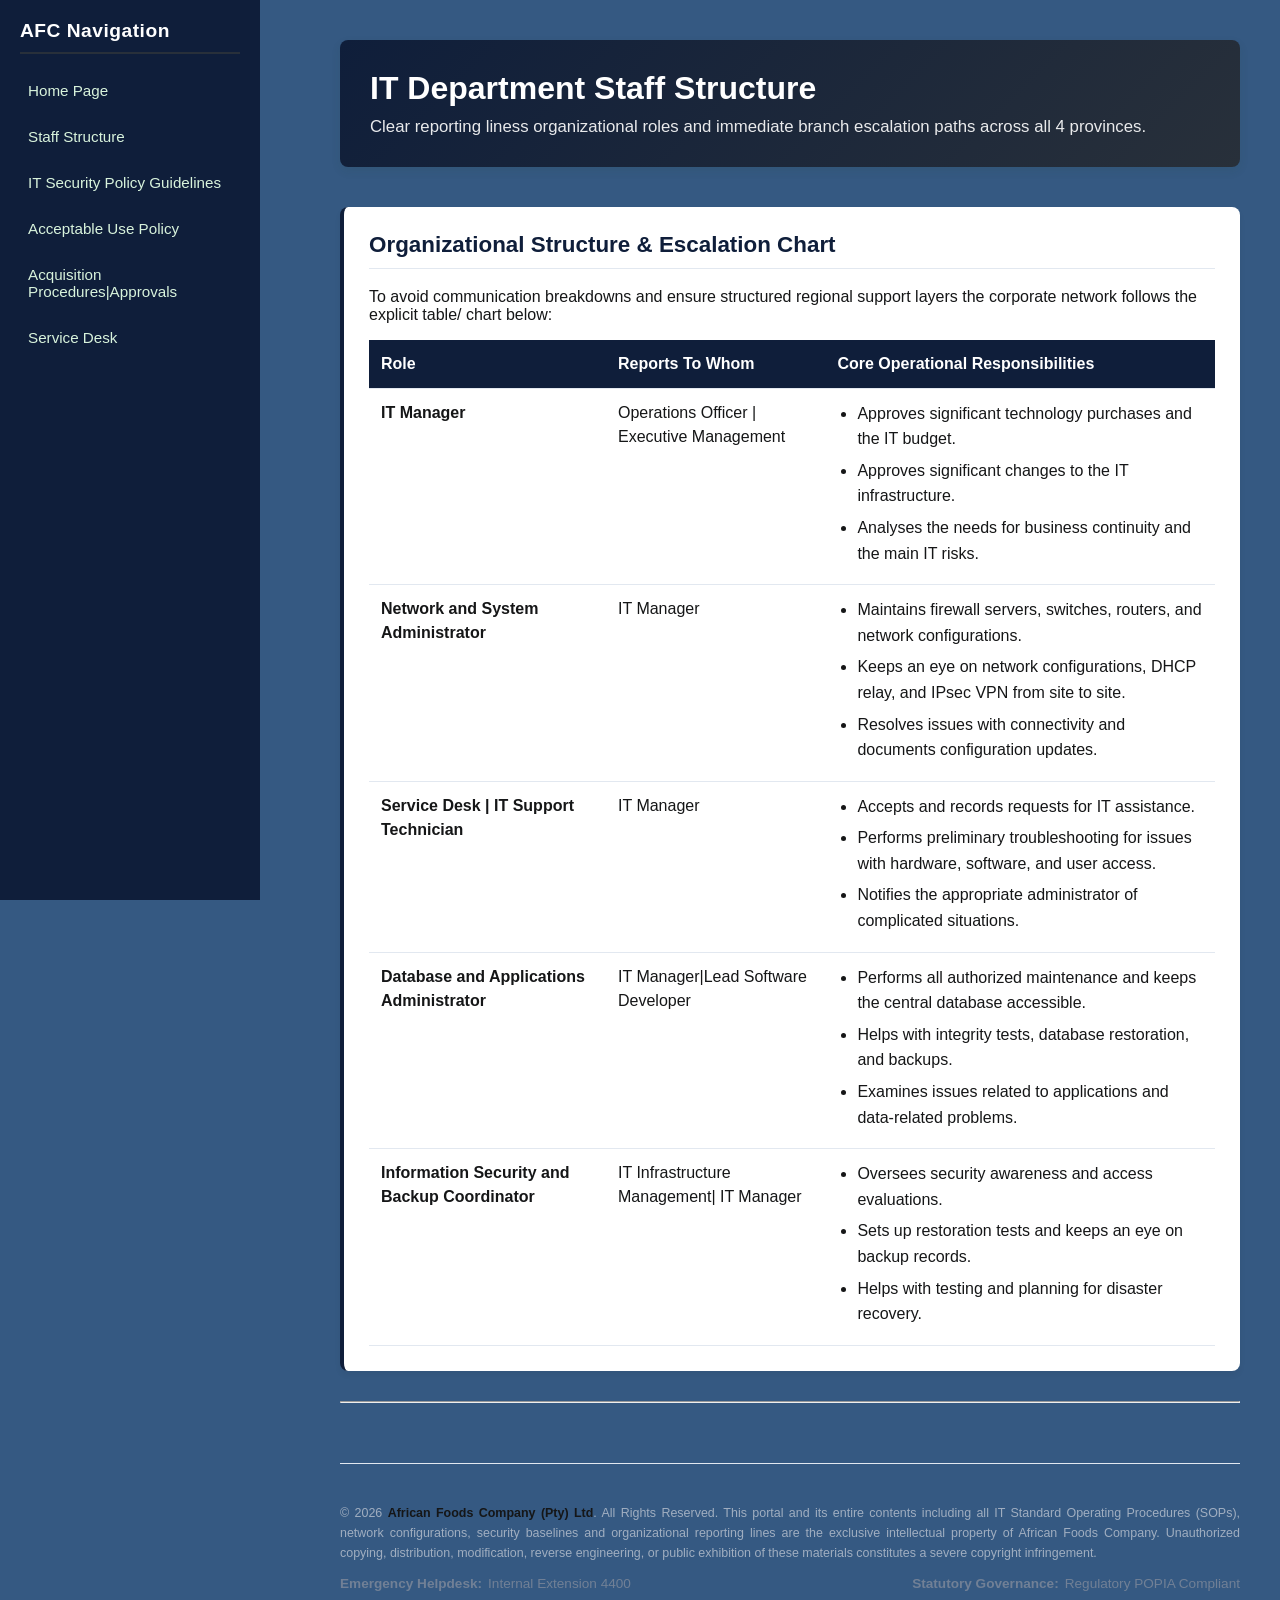
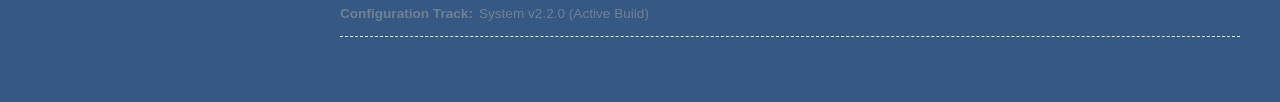
<file: structure.html>
<!DOCTYPE html>
<html lang="en">
<head>
<meta charset="UTF-8">
<meta name="viewport" content="width=device-width, initial-scale=1.0">
<title>AFC IT Portal - Staff Structure</title>
<link rel="stylesheet" href="style.css">
<style>
:root {
    --primary: #0f1e3a;
    --accent: #28303a;
    --dark: #151617;
    --light: #355982;
}
body {
    font-family: 'Segoe UI', Arial, sans-serif;
    margin: 0;
    display: flex;
    background-color: var(--light);
    color: var(--dark);
}
#sidebar {
    width: 260px;
    background-color: var(--primary);
    height: 100vh;
    position: fixed;
    color: white;
    padding: 20px;
}
#sidebar h2 {
     border-bottom: 2px solid var(--accent); padding-bottom: 10px; font-size: 1.2rem; 
}
#sidebar a {
    color: #d8f3dc; display: block; padding: 12px 8px; text-decoration: none; border-radius: 4px; margin-bottom: 5px;
}
#sidebar a:hover {
     background-color: var(--accent); color: white; 
}
#main-content {
    margin-left: 300px;
    padding: 40px;
    flex-grow: 1;
    max-width: 1100px;
}
.header-banner {
    background: linear-gradient(135deg, var(--primary), var(--accent));
    color: white;
    padding: 30px;
    border-radius: 8px;
    margin-bottom: 40px;
}
.section-card {
    background: white;
    border-radius: 8px;
    padding: 25px;
    box-shadow: 0 4px 6px rgba(0,0,0,0.05);
    margin-bottom: 30px;
    border-left: 4px solid var(--primary);
 }
.section-card h2 { 
    margin-top: 0; color: var(--primary); border-bottom: 1px solid #e2e8f0; padding-bottom: 10px; 
}
table {
    width: 100%;
    border-collapse: collapse;
    margin-top: 15px;
}
th, td {
    padding: 12px;
    text-align: left;
    border-bottom: 1px solid #e2e8f0;
    vertical-align: top;
}
th {
     background-color: var(--primary); color: white; 
    }
ul {
     margin: 0; padding-left: 20px; 
    }
li { 
    margin-bottom: 6px; 
}
.portal-footer {
    margin-top: 60px;
    padding: 25px 0;
    border-top: 1px solid var(--border-color);
    width: 100%;
    box-sizing: border-box;
}
.footer-top-row {
    display: flex;
    justify-content: space-between;
    align-items: center;
    flex-wrap: wrap;
    gap: 15px;
    padding-bottom: 15px;
    border-bottom: 1px dashed var(--border-color);
}
.footer-item {
    font-size: 0.85rem;
    color: #718096;
    display: flex;
    align-items: center;
    gap: 6px;
    font-weight: 500;
}
.footer-legal-notice {
    margin-top: 15px;
    font-size: 0.78rem;
    color: #a0aec0;
    line-height: 1.6;
    text-align: justify;
}
.footer-legal-notice strong {
    color: var(--dark);
}
    </style>
</head>
<body>

    <nav id="sidebar">
        <h2>AFC Navigation</h2>
        <a href="index.html">Home Page</a>
        <a href="structure.html">Staff Structure</a>
        <a href="security.html"> IT Security Policy Guidelines</a>
        <a href="acceptableusepolicy.html">Acceptable Use Policy</a>
        <a href="acquisition.html">Acquisition Procedures|Approvals</a>
        <a href="servicedesk.html"> Service Desk</a>
    </nav>

    <main id="main-content">
        <header class="header-banner">
            <h1> IT Department Staff Structure</h1>
            <p>Clear reporting liness organizational roles and immediate branch escalation paths across all 4 provinces.</p>
        </header>

        <div class="section-card">
            <h2>Organizational Structure & Escalation Chart</h2>
            <p>To avoid communication breakdowns and ensure structured regional support layers the corporate network follows the explicit table/ chart below:</p>
            
            <table>
                <thead>
                    <tr>
                        <th>Role</th>
                        <th>Reports To Whom </th>
                        <th>Core Operational Responsibilities</th>
                    </tr>
                </thead>
                <tbody>
                    <tr>
                        <td><strong>IT Manager</strong></td>
                        <td>Operations Officer | Executive Management</td>
                        <td>
                            <ul>
                                <li>Approves significant technology purchases and the IT budget.</li>
                                <li>Approves significant changes to the IT infrastructure.</li>
                                <li>Analyses the needs for business continuity and the main IT risks.</li>
                            </ul>
                        </td>
                    </tr>
                    <tr>
                        <td><strong>Network and System Administrator</strong></td>
                        <td>IT Manager</td>
                        <td>
                            <ul>
                                <li>Maintains firewall servers, switches, routers, and network configurations.</li>
                                <li>Keeps an eye on network configurations, DHCP relay, and IPsec VPN from site to site.</li>
                                <li>Resolves issues with connectivity and documents configuration updates.</li>
                            </ul>
                        </td>
                    </tr>
                    <tr>
                        <td><strong>Service Desk | IT Support Technician</strong></td>
                        <td>IT Manager</td>
                        <td>
                            <ul>
                                <li>Accepts and records requests for IT assistance.</li>
                                <li>Performs preliminary troubleshooting for issues with hardware, software, and user access.</li>
                                <li>Notifies the appropriate administrator of complicated situations.</li>
                            </ul>
                        </td>
                    </tr>
                    <tr>
                        <td><strong>Database and Applications Administrator</strong></td>
                        <td>IT Manager|Lead Software Developer </td>
                        <td>
                            <ul>
                                <li>Performs all authorized maintenance and keeps the central database accessible.</li>
                                <li>Helps with integrity tests, database restoration, and backups.</li>
                                <li>Examines issues related to applications and data-related problems.</li>
                            </ul>
                        </td>
                    </tr>
                    <tr>
                        <td><strong>Information Security and Backup Coordinator</strong></td>
                        <td>IT Infrastructure Management| IT Manager</td>
                        <td>
                            <ul>
                                <li>Oversees security awareness and access evaluations.</li>
                                <li>Sets up restoration tests and keeps an eye on backup records.</li>
                                <li>Helps with testing and planning for disaster recovery.</li>
                            </ul>
                        </td>
                    </tr>
                </tbody>
            </table>
        </div>
        <hr>
        <footer class="portal-footer">
            <div class="footer-legal-notice">
                <p>© 2026 <strong>African Foods Company (Pty) Ltd</strong>. All Rights Reserved. This portal and its entire contents including all IT Standard Operating Procedures (SOPs), network configurations, security baselines and organizational reporting lines are the exclusive intellectual property of African Foods Company. Unauthorized copying, distribution, modification, reverse engineering, or public exhibition of these materials constitutes a severe copyright infringement.</p>
            </div>
            <div class="footer-top-row">
                <div class="footer-item"><strong>Emergency Helpdesk:</strong> Internal Extension 4400</div>
                <div class="footer-item"><strong>Statutory Governance:</strong> Regulatory POPIA Compliant</div>
                <div class="footer-item"> <strong>Configuration Track:</strong> System v2.2.0 (Active Build)</div>
            </div>
        </footer>   
    </main>

</body>
</html>
</file>
<file: style.css>
:root {
    
    --primary: #0f1e3a;
    --accent: #28303a;
    --dark: #151617;
    --light: #355982;
    --border-color: #e2e8f0;
    --critical: #e53e3e;
    --high: #dd6b20;
    --medium: #d7b641;
    --low: #3182ce;
    --success: #2e7d32;
}
body {
    font-family: 'Segoe UI', Arial, sans-serif;
    margin: 0;
    padding: 0;
    display: flex;
    background-color: var(--light);
    color: var(--dark);
    min-height: 100vh;
}
#sidebar {
    width: 260px;
    background-color: var(--primary);
    height: 100vh;
    position: fixed;
    top: 0;
    left: 0;
    color: #ffffff;
    padding: 20px;
    box-sizing: border-box;
    z-index: 100;
}
#sidebar h2 { 
    border-bottom: 2px solid var(--accent); 
    padding-bottom: 10px; 
    font-size: 1.2rem; 
    margin-top: 0;
    letter-spacing: 0.5px;
}
#sidebar a { 
    color: #d8f3dc; 
    display: block; 
    padding: 12px 8px; 
    text-decoration: none; 
    border-radius: 4px; 
    margin-bottom: 5px;
    font-size: 0.95rem;
    transition: background-color 0.2s clear, color 0.2s ease;
}
#sidebar a:hover { 
    background-color: var(--accent); 
    color: #ffffff; 
}
#sidebar a.active {
    background-color: var(--accent);
    color: #ffffff;
    font-weight: 600;
}
#main-content {
    margin-left: 260px;
    padding: 40px;
    flex-grow: 1;
    max-width: 1100px;
    box-sizing: border-box;
}
.header-banner {
    background: linear-gradient(135deg, var(--primary), var(--accent));
    color: #ffffff;
    padding: 30px;
    border-radius: 8px;
    margin-bottom: 40px;
    box-shadow: 0 4px 10px rgba(27, 67, 50, 0.1);
}
.header-banner h1 { 
    margin: 0 0 10px 0; 
    font-size: 2rem;
}
.header-banner p { 
    margin: 0; 
    opacity: 0.9;
    font-size: 1.05rem;
}
.section-card {
    background: #ffffff;
    border-radius: 8px;
    padding: 25px;
    box-shadow: 0 4px 6px rgba(0,0,0,0.04);
    margin-bottom: 30px;
    border-left: 4px solid var(--primary);
}
.section-card h2 { 
    margin-top: 0; 
    color: var(--primary); 
    border-bottom: 1px solid var(--border-color); 
    padding-bottom: 10px; 
    font-size: 1.4rem;
}
.grid-container {
    display: grid;
    grid-template-columns: repeat(auto-fit, minmax(280px, 1fr));
    gap: 25px;
}
.grid-two {
    display: grid;
    grid-template-columns: 1fr 1fr;
    gap: 25px;
}
.sop-card {
    background: #ffffff;
    border-radius: 8px;
    padding: 25px;
    box-shadow: 0 4px 6px rgba(0,0,0,0.04);
    border-top: 4px solid var(--primary);
    transition: transform 0.2s cubic-bezier(0.16, 1, 0.3, 1), box-shadow 0.2s ease;
}
.sop-card:hover { 
    transform: translateY(-5px);
    box-shadow: 0 8px 15px rgba(0,0,0,0.08);
}
.sop-card h3 { 
    margin-top: 0; 
    color: var(--primary); 
    font-size: 1.2rem;
}
.btn {
    display: inline-block;
    background-color: var(--primary);
    color: #ffffff;
    padding: 8px 16px;
    text-decoration: none;
    border-radius: 4px;
    margin-top: 15px;
    font-size: 0.9rem;
    font-weight: 500;
    transition: background-color 0.2s ease;
}
.btn:hover { 
    background-color: var(--accent); 
}
table {
    width: 100%;
    border-collapse: collapse;
    margin-top: 15px;
    background: #ffffff;
}
th, td {
    padding: 12px 15px;
    text-align: left;
    border-bottom: 1px solid var(--border-color);
    vertical-align: top;
    line-height: 1.5;
}
th { 
    background-color: var(--primary); 
    color: #ffffff; 
    font-weight: 600;
}
.card-allowed { border-top: 5px solid var(--success); }
.card-prohibited { border-top: 5px solid var(--critical); }
.card-allowed h2 { color: var(--success); }
.card-prohibited h2 { color: var(--critical); }
ul { 
    padding-left: 20px; 
    margin: 10px 0 0 0; 
}
li { 
    margin-bottom: 8px; 
    line-height: 1.6; 
}
.badge {
    display: inline-block;
    padding: 4px 8px;
    border-radius: 4px;
    color: #ffffff;
    font-weight: bold;
    font-size: 0.85rem;
    text-transform: uppercase;
    letter-spacing: 0.5px;
}
.badge-critical { background-color: var(--critical); }
.badge-high { background-color: var(--high); }
.badge-medium { background-color: var(--medium); }
.badge-low { background-color: var(--low); 
}
.step-list {
    list-style: none;
    padding: 0;
}
.step-item {
    display: flex;
    align-items: flex-start;
    margin-bottom: 20px;
}
.step-number {
    background-color: var(--primary);
    color: #ffffff;
    font-weight: bold;
    border-radius: 50%;
    width: 32px;
    height: 32px;
    display: flex;
    align-items: center;
    justify-content: center;
    margin-right: 15px;
    flex-shrink: 0;
}
.step-text h3 { 
    margin: 0 0 5px 0; 
    color: var(--primary); 
    font-size: 1.1rem; 
}
.step-text p { 
    margin: 0; 
    line-height: 1.5; 
}
.portal-footer {
    margin-top: 60px;
    padding: 25px 0;
    border-top: 1px solid var(--border-color);
    width: 100%;
    box-sizing: border-box;
}
.footer-top-row {
    display: flex;
    justify-content: space-between;
    align-items: center;
    flex-wrap: wrap;
    gap: 15px;
    padding-bottom: 15px;
    border-bottom: 1px dashed var(--border-color);
}
.footer-item {
    font-size: 0.85rem;
    color: #718096;
    display: flex;
    align-items: center;
    gap: 6px;
    font-weight: 500;
}
.footer-legal-notice {
    margin-top: 15px;
    font-size: 0.78rem;
    color: #a0aec0;
    line-height: 1.6;
    text-align: justify;
}
.footer-legal-notice strong {
    color: var(--medium);
}
</file>
